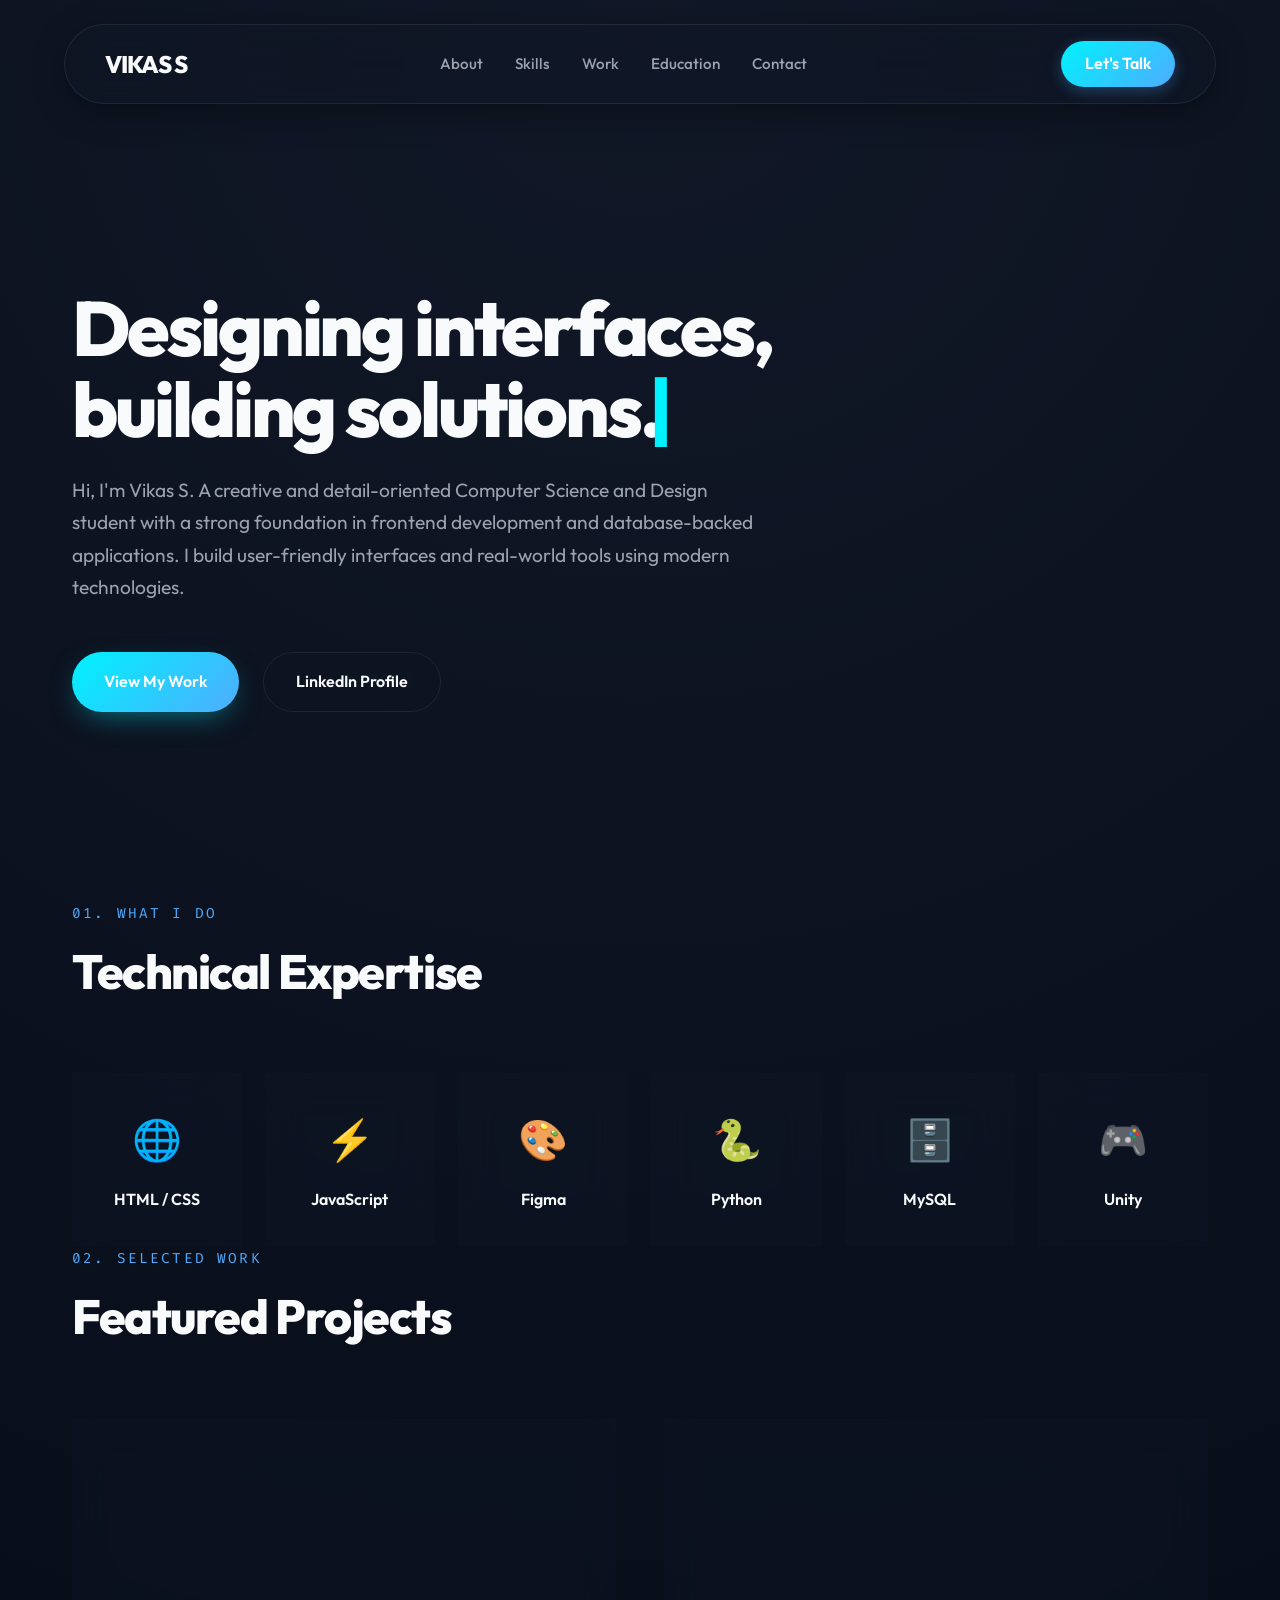
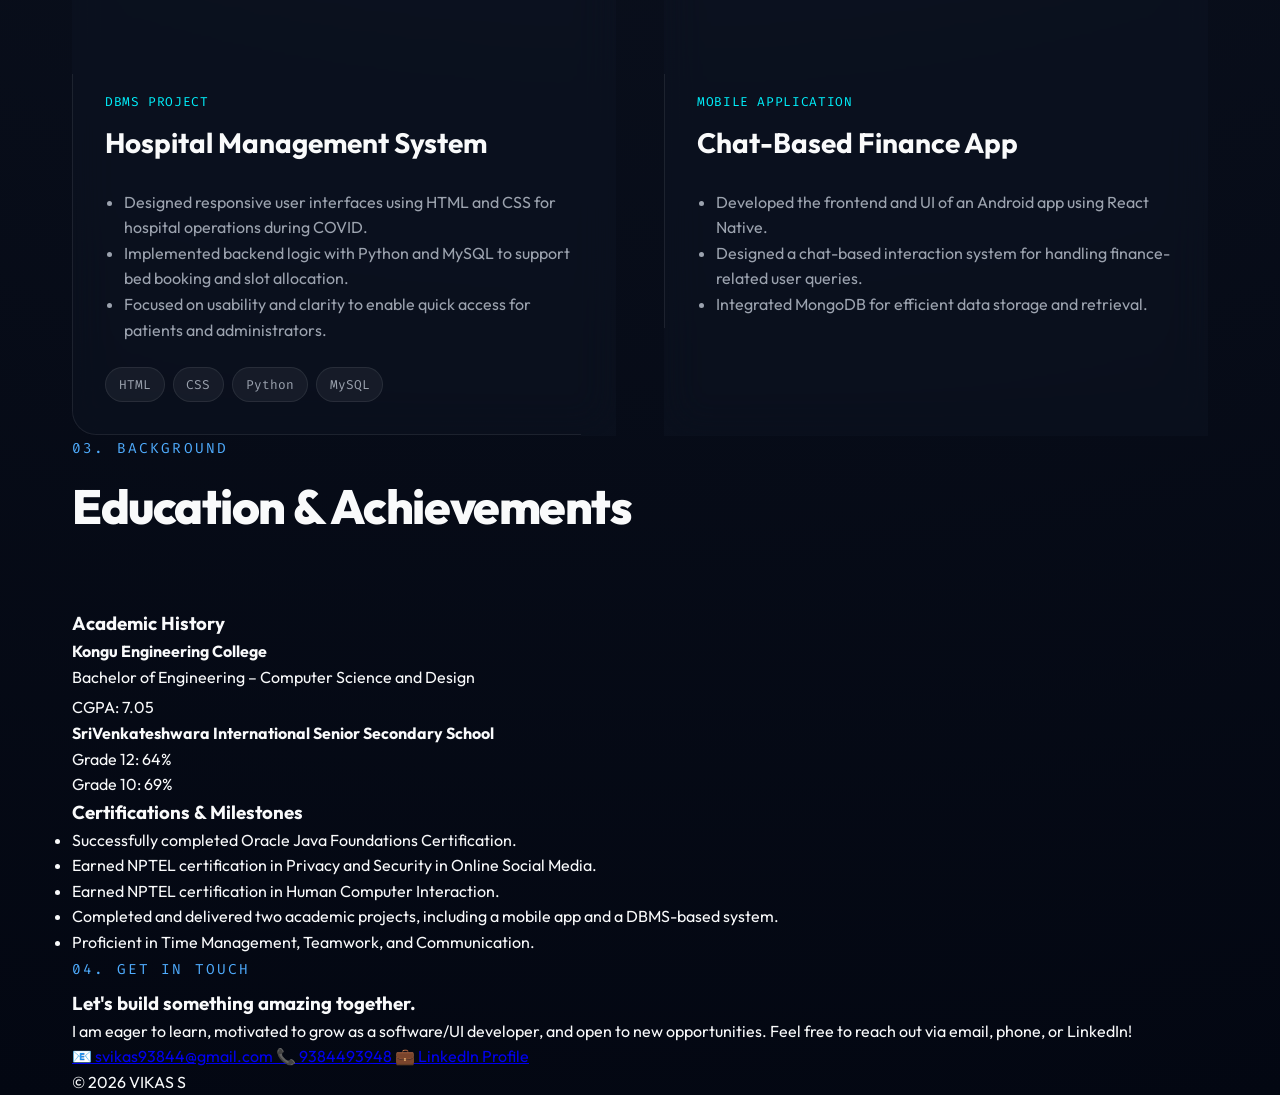
<file: html/portfolio.html>
<!DOCTYPE html>
<html lang="en">

<head>
    <meta charset="UTF-8">
    <meta name="viewport" content="width=device-width, initial-scale=1.0">
    <title> VIKAS S</title>
    <!-- Modern Typography -->
    <link
        href="https://fonts.googleapis.com/css2?family=Outfit:wght@300;400;500;700;800&family=Fira+Code:wght@400;500&display=swap"
        rel="stylesheet">

    <!-- Link to external CSS -->
    <link rel="stylesheet" href="../css/style.css">
</head>

<body>

    <!-- Ambient Background -->
    <div class="bg-glow-1"></div>
    <div class="bg-glow-2"></div>

    <!-- Header -->
    <header>
        <div class="logo">VIKAS S</div>
        <nav>
            <ul>
                <li><a href="#about">About</a></li>
                <li><a href="#skills">Skills</a></li>
                <li><a href="#projects">Work</a></li>
                <li><a href="#education">Education</a></li>
                <li><a href="#contact">Contact</a></li>
            </ul>
        </nav>
        <a href="#contact" class="nav-cta">Let's Talk</a>
    </header>

    <div class="container">
        <!-- Hero Section -->
        <section class="hero" id="home">
            <div class="hero-content reveal active">
                <h1>Designing interfaces,<br>building <span class="typing-text">solutions.</span></h1>
                <p id="about">Hi, I'm Vikas S. A creative and detail-oriented Computer Science and Design student with a
                    strong foundation in frontend development and database-backed applications. I build user-friendly
                    interfaces and real-world tools using modern technologies.</p>
                <div class="hero-btns">
                    <a href="#projects" class="btn btn-primary">View My Work</a>
                    <a href="https://linkedin.com/in/svikas93844/" target="_blank" class="btn btn-outline">LinkedIn
                        Profile</a>
                </div>
            </div>
        </section>

        <!-- Skills Section -->
        <section id="skills" class="reveal">
            <div class="section-header">
                <span class="section-subtitle">01. What I Do</span>
                <h2 class="section-title">Technical Expertise</h2>
            </div>

            <div class="skills-grid">
                <div class="skill-card">
                    <span class="skill-icon">🌐</span>
                    <div class="skill-name">HTML / CSS</div>
                </div>
                <div class="skill-card">
                    <span class="skill-icon">⚡</span>
                    <div class="skill-name">JavaScript</div>
                </div>
                <div class="skill-card">
                    <span class="skill-icon">🎨</span>
                    <div class="skill-name">Figma</div>
                </div>
                <div class="skill-card">
                    <span class="skill-icon">🐍</span>
                    <div class="skill-name">Python</div>
                </div>
                <div class="skill-card">
                    <span class="skill-icon">🗄️</span>
                    <div class="skill-name">MySQL</div>
                </div>
                <div class="skill-card">
                    <span class="skill-icon">🎮</span>
                    <div class="skill-name">Unity</div>
                </div>
            </div>
        </section>

        <!-- Projects Section -->
        <section id="projects" class="reveal">
            <div class="section-header">
                <span class="section-subtitle">02. Selected Work</span>
                <h2 class="section-title">Featured Projects</h2>
            </div>

            <div class="projects-grid">
                <!-- Project 1 -->
                <div class="project-card">
                    <div class="project-img">🏥</div>
                    <div class="project-content">
                        <span class="project-tag">DBMS PROJECT</span>
                        <h3 class="project-title">Hospital Management System</h3>
                        <div class="project-desc">
                            <ul>
                                <li>Designed responsive user interfaces using HTML and CSS for hospital operations
                                    during COVID.</li>
                                <li>Implemented backend logic with Python and MySQL to support bed booking and slot
                                    allocation.</li>
                                <li>Focused on usability and clarity to enable quick access for patients and
                                    administrators.</li>
                            </ul>
                        </div>
                        <div class="project-tech">
                            <span>HTML</span>
                            <span>CSS</span>
                            <span>Python</span>
                            <span>MySQL</span>
                        </div>
                    </div>
                </div>

                <!-- Project 2 -->
                <div class="project-card">
                    <div class="project-img">💬</div>
                    <div class="project-content">
                        <span class="project-tag">MOBILE APPLICATION</span>
                        <h3 class="project-title">Chat-Based Finance App</h3>
                        <div class="project-desc">
                            <ul>
                                <li>Developed the frontend and UI of an Android app using React Native.</li>
                                <li>Designed a chat-based interaction system for handling finance-related user queries.
                                </li>
                                <li>Integrated MongoDB for efficient data storage and retrieval.</li>
                            </ul>
                        </div>
                        <div class="project-tech">
                            <span>React Native</span>
                            <span>Android</span>
                            <span>MongoDB</span>
                            <span>UI/UX</span>
                        </div>
                    </div>
                </div>
            </div>
        </section>

        <!-- Education & Achievements Section -->
        <section id="education" class="reveal">
            <div class="section-header">
                <span class="section-subtitle">03. Background</span>
                <h2 class="section-title">Education & Achievements</h2>
            </div>

            <div class="edu-grid">
                <div class="edu-card">
                    <h3>Academic History</h3>

                    <div class="edu-item">
                        <h4>Kongu Engineering College</h4>
                        <p>Bachelor of Engineering – Computer Science and Design</p>
                        <p style="color: var(--accent-secondary); margin-top: 5px;">CGPA: 7.05</p>
                    </div>

                    <div class="edu-item">
                        <h4>SriVenkateshwara International Senior Secondary School</h4>
                        <p>Grade 12: 64%</p>
                        <p>Grade 10: 69%</p>
                    </div>
                </div>

                <div class="edu-card">
                    <h3>Certifications & Milestones</h3>
                    <ul class="achievement-list">
                        <li>Successfully completed Oracle Java Foundations Certification.</li>
                        <li>Earned NPTEL certification in Privacy and Security in Online Social Media.</li>
                        <li>Earned NPTEL certification in Human Computer Interaction.</li>
                        <li>Completed and delivered two academic projects, including a mobile app and a DBMS-based
                            system.</li>
                        <li>Proficient in Time Management, Teamwork, and Communication.</li>
                    </ul>
                </div>
            </div>
        </section>

        <!-- Contact Section -->
        <section id="contact" class="reveal">
            <div class="contact-content">
                <div class="contact-info">
                    <span class="section-subtitle">04. Get In Touch</span>
                    <h3>Let's build something amazing together.</h3>
                    <p>I am eager to learn, motivated to grow as a software/UI developer, and open to new opportunities.
                        Feel free to reach out via email, phone, or LinkedIn!</p>

                    <div class="contact-links">
                        <a href="mailto:svikas93844@gmail.com" class="contact-link">
                            📧 svikas93844@gmail.com
                        </a>
                        <a href="tel:9384493948" class="contact-link">
                            📞 9384493948
                        </a>
                        <a href="https://linkedin.com/in/svikas93844/" target="_blank" class="contact-link">
                            💼 LinkedIn Profile
                        </a>
                    </div>
                </div>
            </div>
        </section>

        <!-- Footer -->
        <footer>
            <p>&copy; 2026 VIKAS S </p>
        </footer>
    </div>

    <!-- Link to external Javascript -->
    <script src="../js/script.js" defer></script>
</body>

</html>
</file>
<file: css/style.css>
:root {
    /* Deep Space & Neon Theme */
    --bg-color: #030712;
    --bg-gradient: radial-gradient(circle at top, #111827, #030712);
    
    /* Neon Accents */
    --neon-teal: #00f2fe;
    --neon-purple: #4facfe;
    --neon-pink: #f093fb;
    
    /* Text */
    --text-primary: #f9fafb;
    --text-secondary: #9ca3af;
    --text-muted: #6b7280;
    
    /* Glass & Surfaces */
    --glass-bg: rgba(17, 24, 39, 0.4);
    --glass-border: rgba(255, 255, 255, 0.08);
    --glass-hover: rgba(255, 255, 255, 0.12);
    --glass-shadow: 0 8px 32px 0 rgba(0, 0, 0, 0.37);
    
    /* Typography */
    --font-main: 'Outfit', sans-serif;
    --font-code: 'Fira Code', monospace;
    
    /* Spacing & Utilities */
    --transition-fast: 0.2s cubic-bezier(0.4, 0, 0.2, 1);
    --transition-smooth: 0.4s cubic-bezier(0.16, 1, 0.3, 1);
    --border-radius-lg: 24px;
    --border-radius-md: 16px;
    --border-radius-sm: 8px;
}

* {
    margin: 0;
    padding: 0;
    box-sizing: border-box;
}

html {
    scroll-behavior: smooth;
}

body {
    background-color: var(--bg-color);
    background-image: var(--bg-gradient);
    color: var(--text-primary);
    font-family: var(--font-main);
    line-height: 1.6;
    cursor: none; /* Hide default for custom cursor */
}

/* Vanta.js Background */
#vanta-bg {
    position: fixed;
    top: 0;
    left: 0;
    width: 100vw;
    height: 100vh;
    z-index: -1;
    opacity: 0.8; /* Slight fade so content pops */
    pointer-events: none; /* Don't block interactions */
}

/* Custom Cursor */
.cursor-dot,
.cursor-outline {
    position: fixed;
    top: 0;
    left: 0;
    transform: translate(-50%, -50%);
    border-radius: 50%;
    z-index: 9999;
    pointer-events: none;
}

.cursor-dot {
    width: 8px;
    height: 8px;
    background-color: var(--neon-teal);
    transition: width 0.2s, height 0.2s, opacity 0.2s;
}

.cursor-outline {
    width: 40px;
    height: 40px;
    border: 1px solid rgba(0, 242, 254, 0.5);
    transition: width 0.2s, height 0.2s, border-color 0.2s, background-color 0.2s;
    /* We handle movement purely via JS without CSS transition to avoid lag */
}

/* Cursor Hover States */
.cursor-hover .cursor-dot {
    opacity: 0;
}

.cursor-hover .cursor-outline {
    width: 60px;
    height: 60px;
    background-color: rgba(0, 242, 254, 0.1);
    border-color: transparent;
    backdrop-filter: blur(2px);
}

/* Layout */
.container {
    max-width: 1200px;
    margin: 0 auto;
    padding: 0 2rem;
    position: relative;
    z-index: 1;
}

.section-padding {
    padding: 120px 0;
}

/* Header & Nav */
header {
    position: fixed;
    top: 24px;
    left: 50%;
    transform: translateX(-50%);
    width: calc(100% - 48px);
    max-width: 1152px;
    z-index: 1000;
    
    background: var(--glass-bg);
    backdrop-filter: blur(20px);
    -webkit-backdrop-filter: blur(20px);
    border: 1px solid var(--glass-border);
    border-radius: 100px;
    
    padding: 16px 40px;
    display: flex;
    justify-content: space-between;
    align-items: center;
    box-shadow: var(--glass-shadow);
}

.logo {
    font-size: 1.5rem;
    font-weight: 800;
    letter-spacing: -0.05em;
    color: var(--text-primary);
}

.highlight {
    background: linear-gradient(135deg, var(--neon-teal), var(--neon-purple));
    -webkit-background-clip: text;
    -webkit-text-fill-color: transparent;
}

nav ul {
    display: flex;
    list-style: none;
    gap: 2rem;
}

nav a {
    text-decoration: none;
    color: var(--text-secondary);
    font-weight: 500;
    font-size: 0.95rem;
    transition: var(--transition-fast);
}

nav a:hover {
    color: var(--text-primary);
    text-shadow: 0 0 10px rgba(255, 255, 255, 0.3);
}

.nav-cta {
    background: linear-gradient(135deg, var(--neon-teal), var(--neon-purple));
    padding: 10px 24px;
    border-radius: 50px;
    color: #fff;
    text-decoration: none;
    font-weight: 600;
    border: none;
    cursor: none;
    transition: var(--transition-smooth);
    box-shadow: 0 4px 15px rgba(79, 172, 254, 0.3);
    position: relative;
    overflow: hidden;
}

.nav-cta::before {
    content: '';
    position: absolute;
    top: 0;
    left: -100%;
    width: 100%;
    height: 100%;
    background: linear-gradient(90deg, transparent, rgba(255,255,255,0.2), transparent);
    transition: all 0.6s ease;
}

.nav-cta:hover {
    transform: translateY(-2px);
    box-shadow: 0 8px 25px rgba(79, 172, 254, 0.5);
}

.nav-cta:hover::before {
    left: 100%;
}

/* Hero Section */
.hero {
    min-height: 100vh;
    display: flex;
    align-items: center;
    padding-top: 100px;
}

.hero-content {
    max-width: 900px;
}

.hero-badge {
    display: inline-block;
    padding: 8px 16px;
    background: rgba(0, 242, 254, 0.05);
    border: 1px solid rgba(0, 242, 254, 0.2);
    border-radius: 50px;
    font-size: 0.85rem;
    font-weight: 500;
    color: var(--neon-teal);
    margin-bottom: 2rem;
    backdrop-filter: blur(10px);
    box-shadow: inset 0 0 10px rgba(0,242,254,0.05);
}

.hero h1 {
    font-size: clamp(3rem, 6vw, 5.5rem);
    font-weight: 800;
    line-height: 1.05;
    margin-bottom: 1.5rem;
    letter-spacing: -0.04em;
    /* GSAP SplitType will wrap characters in divs */
}

/* Typing Effect Cursor */
.typing-text {
    position: relative;
    color: var(--text-primary);
}
.typing-text::after {
    content: '|';
    position: absolute;
    right: -10px;
    color: var(--neon-teal);
    animation: blink 0.8s step-end infinite;
}

@keyframes blink {
    50% { opacity: 0; }
}

.hero p {
    font-size: 1.2rem;
    color: var(--text-secondary);
    margin-bottom: 3rem;
    max-width: 700px;
    line-height: 1.7;
}

.hero-btns {
    display: flex;
    gap: 1.5rem;
}

.btn {
    padding: 16px 32px;
    border-radius: 50px;
    font-weight: 600;
    text-decoration: none;
    transition: var(--transition-smooth);
    display: inline-flex;
    align-items: center;
    justify-content: center;
    gap: 12px;
    cursor: none;
}

.btn-primary {
    background: linear-gradient(135deg, var(--neon-teal), var(--neon-purple));
    color: #fff;
    box-shadow: 0 10px 30px -10px rgba(0, 242, 254, 0.5);
    position: relative;
    overflow: hidden;
}

.btn-primary:hover {
    box-shadow: 0 20px 40px -10px rgba(0, 242, 254, 0.7);
    transform: translateY(-3px);
}

.btn-primary svg {
    transition: transform 0.3s ease;
}

.btn-primary:hover svg {
    transform: translateX(5px);
}

.btn-outline {
    background: transparent;
    color: var(--text-primary);
    border: 1px solid var(--glass-border);
    backdrop-filter: blur(10px);
}

.btn-outline:hover {
    border-color: var(--text-primary);
    background: rgba(255, 255, 255, 0.05);
}

/* Sections */
.section-header {
    margin-bottom: 4rem;
}

.section-subtitle {
    display: inline-block;
    color: var(--neon-purple);
    font-family: var(--font-code);
    font-size: 0.9rem;
    text-transform: uppercase;
    letter-spacing: 0.15em;
    margin-bottom: 0.5rem;
}

.section-title {
    font-size: 3rem;
    font-weight: 800;
    letter-spacing: -0.03em;
    color: var(--text-primary);
}

/* About Section */
.about-content {
    display: grid;
    grid-template-columns: 1fr 1fr;
    gap: 4rem;
    align-items: center;
}

.about-text p {
    color: var(--text-secondary);
    margin-bottom: 1.5rem;
    font-size: 1.1rem;
}

.about-tech-list {
    display: grid;
    grid-template-columns: repeat(2, 1fr);
    gap: 1rem;
    list-style: none;
    margin-top: 2rem;
}

.about-tech-list li {
    position: relative;
    padding-left: 1.5rem;
    color: var(--text-secondary);
    font-family: var(--font-code);
    font-size: 0.95rem;
}

.about-tech-list li::before {
    content: '▹';
    position: absolute;
    left: 0;
    color: var(--neon-teal);
}

.about-image-wrapper {
    position: relative;
    max-width: 400px;
    margin: 0 auto;
    border-radius: var(--border-radius-lg);
    z-index: 1;
}

.about-image {
    position: relative;
    aspect-ratio: 1;
    background: var(--glass-bg);
    border: 1px solid var(--glass-border);
    border-radius: var(--border-radius-lg);
    display: flex;
    justify-content: center;
    align-items: center;
    backdrop-filter: blur(20px);
    z-index: 2;
    transition: var(--transition-smooth);
    overflow: hidden;
}

.about-image::before {
    content: '';
    position: absolute;
    inset: 0;
    background: linear-gradient(135deg, rgba(0, 242, 254, 0.1), rgba(79, 172, 254, 0.1));
    opacity: 0;
    transition: var(--transition-smooth);
}

.about-image-backdrop {
    position: absolute;
    top: 20px;
    left: 20px;
    width: 100%;
    height: 100%;
    border: 2px solid var(--neon-teal);
    border-radius: var(--border-radius-lg);
    z-index: 1;
    transition: var(--transition-smooth);
    opacity: 0.5;
}

.about-image-wrapper:hover .about-image {
    transform: translate(-10px, -10px);
    border-color: rgba(0, 242, 254, 0.3);
}

.about-image-wrapper:hover .about-image::before {
    opacity: 1;
}

.about-image-wrapper:hover .about-image-backdrop {
    transform: translate(10px, 10px);
    opacity: 1;
}

.avatar-placeholder {
    font-size: 6rem;
    font-weight: 800;
    background: linear-gradient(135deg, var(--neon-teal), var(--neon-purple));
    -webkit-background-clip: text;
    -webkit-text-fill-color: transparent;
}

/* Skills Grid */
.skills-grid {
    display: grid;
    grid-template-columns: repeat(auto-fill, minmax(160px, 1fr));
    gap: 1.5rem;
}

.skill-card {
    background: var(--glass-bg);
    border: 1px solid var(--glass-border);
    border-radius: var(--border-radius-md);
    padding: 2rem 1rem;
    text-align: center;
    backdrop-filter: blur(20px);
    transition: var(--transition-smooth);
    transform-style: preserve-3d;
    cursor: none;
}

.skill-card:hover {
    background: var(--glass-hover);
    border-color: rgba(0, 242, 254, 0.3);
    box-shadow: 0 20px 40px rgba(0,0,0,0.4), inset 0 0 20px rgba(0, 242, 254, 0.05);
}

.skill-icon {
    font-size: 2.5rem;
    margin-bottom: 1rem;
    display: block;
    transform: translateZ(20px);
}

.skill-name {
    font-weight: 600;
    font-size: 1rem;
    color: var(--text-primary);
    transform: translateZ(10px);
}

.projects-grid {
    display: grid;
    grid-template-columns: repeat(auto-fit, minmax(400px, 1fr));
    gap: 3rem;
}

.project-card {
    background: var(--glass-bg);
    border: 1px solid var(--glass-border);
    border-radius: var(--border-radius-lg);
    overflow: hidden;
    backdrop-filter: blur(20px);
    transition: var(--transition-smooth);
    display: flex;
    flex-direction: column;


.project-card:hover {
    border-color: rgba(79, 172, 254, 0.3);
    box-shadow: 0 20px 40px rgba(0, 0, 0, 0.5);
    transform: translateY(-5px);
}

.project-img {
    height: 240px;
    background: #0a0a0a;
    display: flex;
    justify-content: center;
    align-items: center;
    position: relative;
    overflow: hidden;
}

.project-emoji {
    font-size: 4rem;
    z-index: 2;
    transition: transform 0.5s cubic-bezier(0.16, 1, 0.3, 1);
}

.project-card:hover .project-emoji {
    transform: scale(1.1) translateY(-10px);
}

.project-overlay {
    position: absolute;
    inset: 0;
    background: linear-gradient(to bottom, transparent, rgba(0,0,0,0.8));
    z-index: 1;
}

.project-content {
    padding: 2rem;
    flex-grow: 1;
    display: flex;
    flex-direction: column;
}

.project-tag {
    font-family: var(--font-code);
    font-size: 0.8rem;
    color: var(--neon-teal);
    margin-bottom: 0.5rem;
    letter-spacing: 0.05em;
}

.project-title {
    font-size: 1.75rem;
    font-weight: 700;
    margin-bottom: 1rem;
    color: var(--text-primary);
}

.project-desc {
    color: var(--text-secondary);
    font-size: 1rem;
    margin-bottom: 1.5rem;
    flex-grow: 1;
}

.project-desc ul {
    padding-left: 1.2rem;
    margin-top: 0.5rem;
}

.project-tech {
    display: flex;
    flex-wrap: wrap;
    gap: 0.5rem;
    margin-top: auto;
}

.project-tech span {
    padding: 0.4rem 0.8rem;
    background: rgba(255, 255, 255, 0.05);
    border: 1px solid var(--glass-border);
    border-radius: 50px;
    font-size: 0.8rem;
    color: var(--text-secondary);
    font-family: var(--font-code);
}

/* Education Section Redesign (Box Layout) */
.edu-layout {
    display: grid;
    grid-template-columns: 1fr 1fr;
    gap: 3rem;
}

.edu-card {
    background: var(--glass-bg);
    border: 1px solid var(--glass-border);
    border-radius: var(--border-radius-lg);
    padding: 2.5rem;
    backdrop-filter: blur(20px);
    transition: var(--transition-smooth);
    box-shadow: 0 4px 6px rgba(0, 0, 0, 0.1);
}

.edu-card:hover {
    background: var(--glass-hover);
    border-color: rgba(240, 147, 251, 0.3);
    box-shadow: 0 10px 30px rgba(0, 0, 0, 0.3);
}

.edu-card-title {
    position: relative;
    font-size: 1.5rem;
    margin-bottom: 2.5rem;
    color: #8b5cf6; /* Match exact purple from screenshot */
    display: inline-block;
    z-index: 1;
}

.edu-card-title::before {
    content: '';
    position: absolute;
    left: -15px;
    top: -5px;
    width: 45px;
    height: 45px;
    background: rgba(139, 92, 246, 0.15); /* Faint purple circle from screenshot */
    border-radius: 50%;
    z-index: -1;
}

.edu-item {
    margin-bottom: 2rem;
}

.edu-item:not(:last-child) {
    border-bottom: 1px solid rgba(255, 255, 255, 0.1);
    padding-bottom: 2rem;
}

.edu-item h4 {
    font-size: 1.25rem;
    color: var(--text-primary);
    margin-bottom: 0.8rem;
}

.edu-item p {
    color: var(--text-secondary);
    margin-bottom: 0.5rem;
    font-size: 0.95rem;
}

.edu-item p.cgpa {
    color: #4f46e5;
    font-weight: 500;
}

/* Certifications List */
.cert-list {
    list-style: none;
    display: flex;
    flex-direction: column;
    gap: 1.5rem;
}

.cert-list li {
    display: flex;
    align-items: flex-start;
    gap: 1rem;
    color: var(--text-secondary);
    font-size: 0.95rem;
    line-height: 1.5;
}

.cert-list li .emoji {
    font-size: 1.2rem;
    flex-shrink: 0;
}

/* Contact Split */
.contact-split {
    display: grid;
    grid-template-columns: 1fr 1fr;
    gap: 4rem;
    align-items: center;
}

.contact-left {
    padding-right: 2rem;
}

.huge-text {
    font-size: 4.5rem;
    line-height: 1.1;
    font-weight: 800;
    margin: 1.5rem 0;
    color: var(--text-primary);
}

.contact-left p {
    color: var(--text-secondary);
    font-size: 1.1rem;
    max-width: 400px;
}

.contact-right {
    display: flex;
    flex-direction: column;
    gap: 1.2rem;
}

.contact-card {
    display: flex;
    align-items: center;
    justify-content: space-between;
    background: var(--glass-bg);
    border: 1px solid var(--glass-border);
    padding: 1.5rem 2rem;
    border-radius: var(--border-radius-md);
    text-decoration: none;
    transition: var(--transition-smooth);
    backdrop-filter: blur(10px);
}

.contact-card:hover {
    background: rgba(0, 242, 254, 0.05);
    border-color: var(--neon-teal);
    transform: translateX(-10px);
    box-shadow: 10px 10px 30px rgba(0, 242, 254, 0.1);
}

.contact-card-left {
    display: flex;
    align-items: center;
    gap: 1.5rem;
}

.contact-card-icon {
    font-size: 2rem;
}

.contact-card-title {
    display: block;
    font-size: 1.2rem;
    font-weight: 600;
    color: var(--text-primary);
}

.contact-card-detail {
    display: block;
    font-size: 0.9rem;
    color: var(--text-secondary);
    margin-top: 0.2rem;
}

.contact-card-arrow {
    font-size: 1.5rem;
    color: var(--neon-teal);
    transition: transform 0.3s;
}

.contact-card:hover .contact-card-arrow {
    transform: translate(-5px, -5px);
}

/* Footer */
footer {
    display: flex;
    justify-content: center;
    align-items: center;
    text-align: center;
    width: 100%;
    padding: 2rem 0;
    border-top: 1px solid var(--glass-border);
    color: var(--text-muted);
    font-size: 0.9rem;
    background: rgba(3, 7, 18, 0.8);
    backdrop-filter: blur(10px);
}



/* Scroll Reveal Classes */
.scroll-reveal {
    opacity: 0;
    transform: translateY(40px);
    transition: all 0.8s cubic-bezier(0.16, 1, 0.3, 1);
}

.scroll-reveal.reveal-left {
    transform: translateX(-40px);
}

.scroll-reveal.reveal-right {
    transform: translateX(40px);
}

.scroll-reveal.reveal-scale {
    transform: scale(0.9);
}

.scroll-reveal.is-visible {
    opacity: 1;
    transform: translate(0) scale(1);
}

/* Delay modifiers for stagger effect */
.delay-1 { transition-delay: 0.1s; }
.delay-2 { transition-delay: 0.2s; }
.delay-3 { transition-delay: 0.3s; }
.delay-4 { transition-delay: 0.4s; }
.delay-5 { transition-delay: 0.5s; }
.delay-6 { transition-delay: 0.6s; }

/* Responsive */
@media (max-width: 992px) {
    .about-content, .edu-layout, .contact-split {
        grid-template-columns: 1fr;
    }
    
    .hero h1 {
        font-size: 4rem;
    }
}

@media (max-width: 768px) {
    header {
        padding: 12px 20px;
    }
    
    nav ul {
        display: none; /* In a real app, you'd add a hamburger menu */
    }
    
    .hero h1 {
        font-size: 3rem;
    }
    
    .huge-text {
        font-size: 3rem;
    }
    
    .section-title {
        font-size: 2.2rem;
    }
    
    .projects-grid {
        grid-template-columns: 1fr;
    }
    
    .contact-links {
        flex-direction: column;
    }
}
</file>
